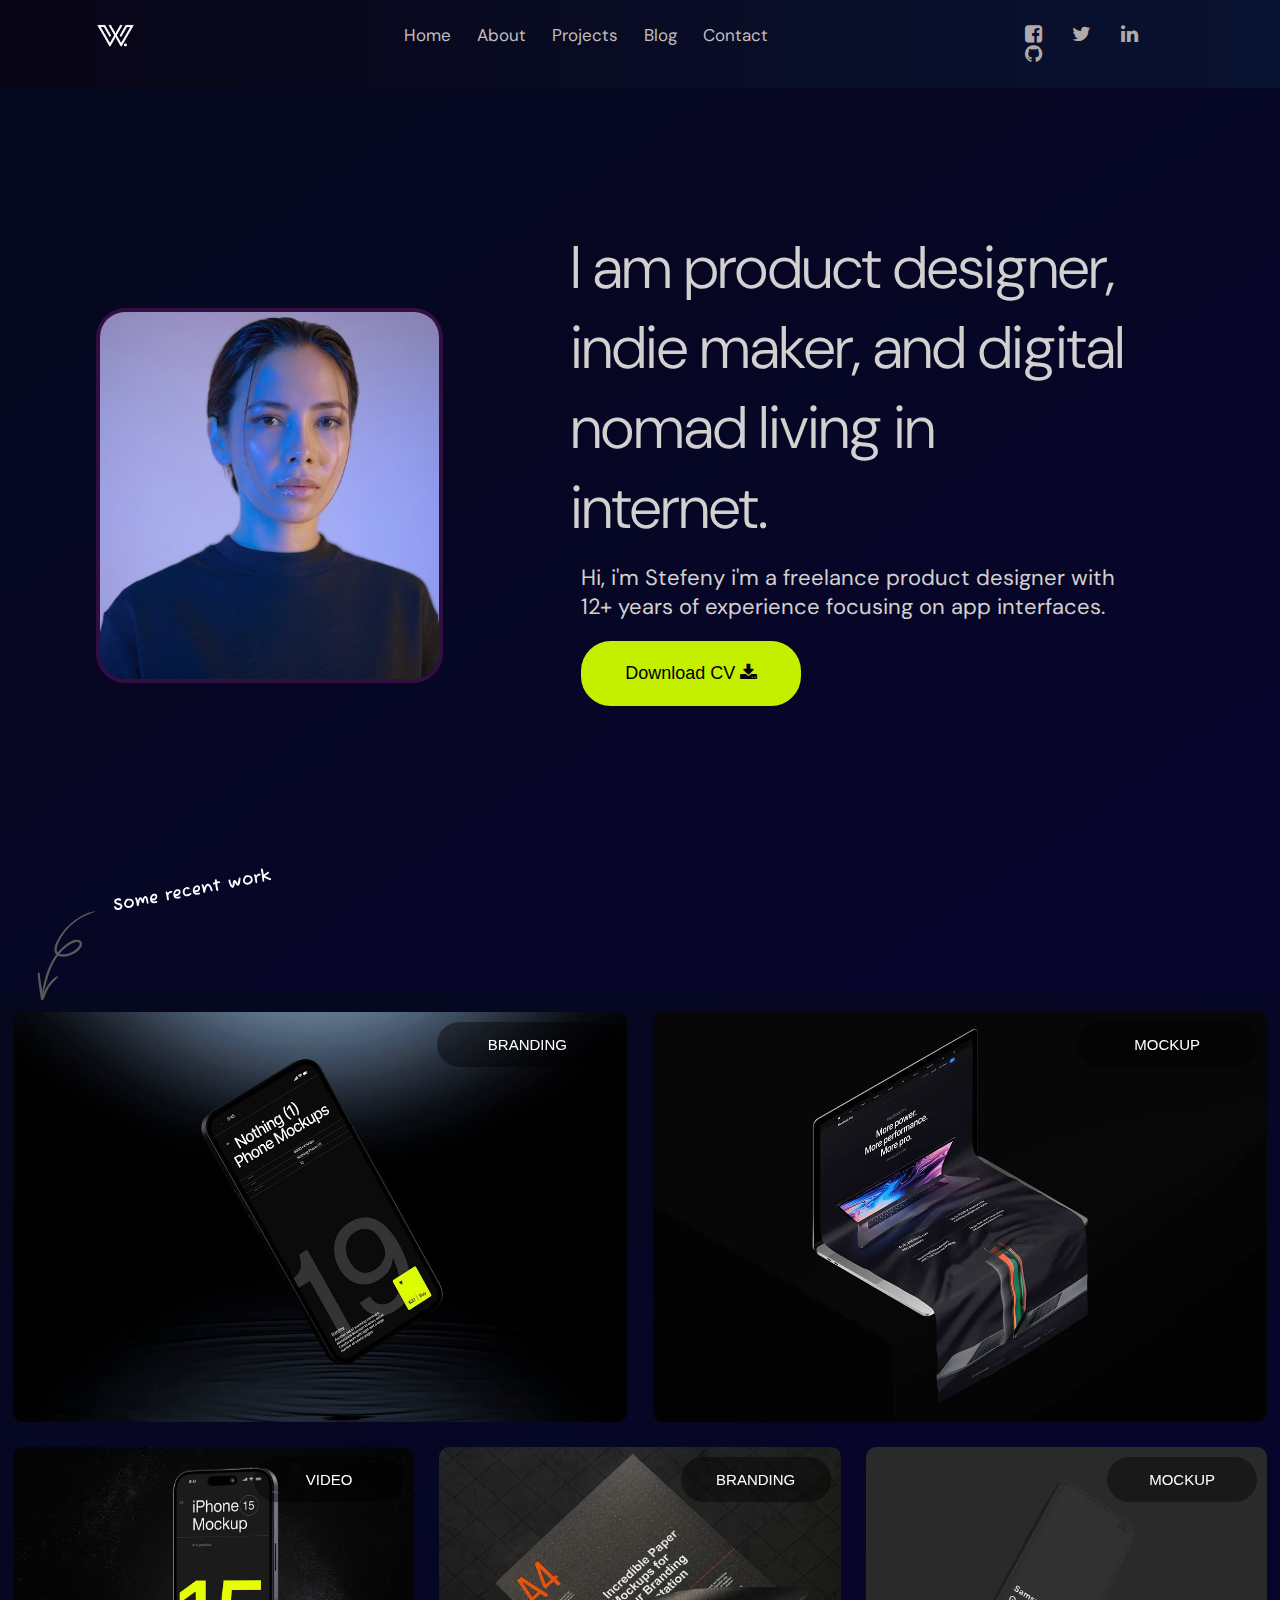
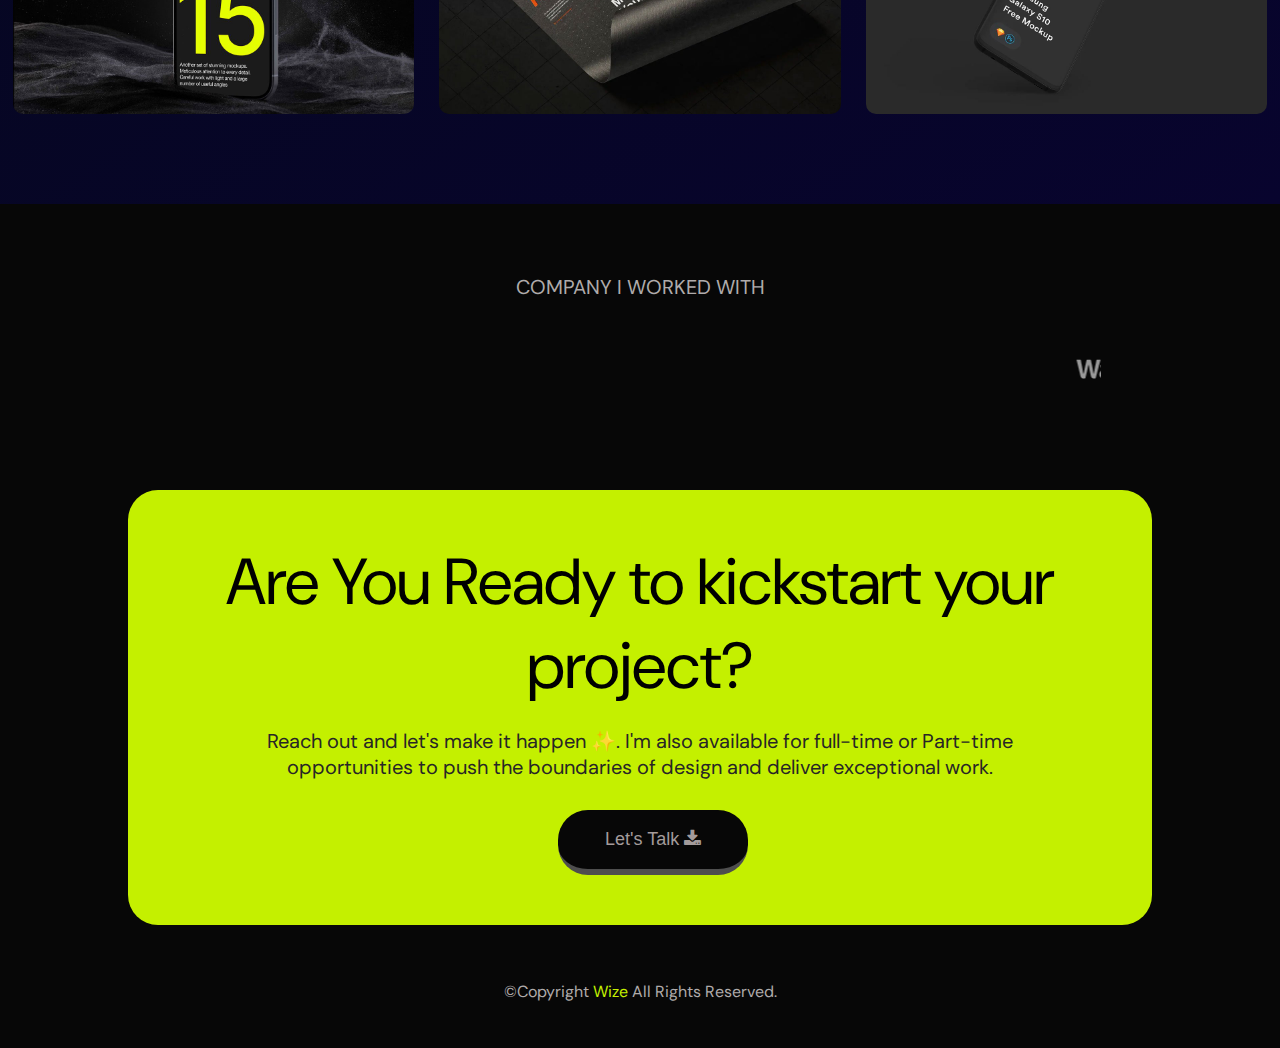
<file: index.html>
<!DOCTYPE html>
<html lang="en">
<head>
    <meta charset="UTF-8">
    <meta name="viewport" content="width=device-width, initial-scale=1.0">
    <title>wize-index</title>
    <link rel="icon" href="images/favicon.png">

    <link rel="preconnect" href="https://fonts.googleapis.com">
<link rel="preconnect" href="https://fonts.gstatic.com" crossorigin>
<link href="https://fonts.googleapis.com/css2?family=DM+Sans:ital,opsz,wght@0,9..40,100..1000;1,9..40,100..1000&display=swap" rel="stylesheet">

<link rel="stylesheet" href="css/style.css">
<link rel="stylesheet" href="css/font-awesome.css">

</head>
<body>

<!-- navv bar section  -->

<div class="navbarmain">
    <div class="nav-bar-mid">
        <div class="nav-left">
            <img src="images/logos/logo.png">
        </div>
        <div class="nav-mid">
            <ul>
                <li><a href="index.html">Home</a></li>
                <li><a href="about.html">About</a></li>
                <li><a href="project.html">Projects</a></li>
                <li><a href="blog.html">Blog</a></li>
                <li><a href="contact.html">Contact</a></li>
            </ul>


        </div>
        <div class="nav-right">
            <a href="#"><i class="fa fa-facebook-square"></i></a>
            <a href="#"><i class="fa fa-twitter"></i></a>
            <a href="#"><i class="fa fa-linkedin"></i></a>
            <a href="#"><i class="fa fa-github  github"></i></a>
        </div>
    </div>
</div>


<div class="slider-main">

    <div class="slide-mid">
        <div class="slide-left">

            <div class="slide-left-img">

                <img src="images/about/me.jpg" alt="">

            </div>

        </div>
        <div class="slide-right">

            <h1>
                I am product designer, indie maker, and digital nomad living in  <br>internet.
              
            </h1>
            <p>Hi, i'm Stefeny i'm a freelance product designer with 12+ years of experience focusing on app interfaces.</p>

            <button class="cv-btn">Download CV <i class="fa fa-download" aria-hidden="true"></i></button>

        </div>
    </div>

    <div class="custom-img">

        <img src="images/custom/work-scribble.svg">

    </div>

   
</div>


<div class="project-main">
    <div class="project-mid">
        
        <div class="project-left">

            <button class="img-btn">BRANDING</button>

            <div class="project-shodow">   
                
            <a href="#">
                <h2>
                    Glasses of Cocktail
                </h2>
            </a>
            
            </div>
            
            <img src="images/projects/work1.jpg">
            
        </div>

        <div class="project-right">
            <button class="img-btn">MOCKUP</button>
            <div class="project-shodow">   
                
                <a href="#">
                    <h2>
                        Glasses of Cocktail
                    </h2>
                </a>
                
                </div>
                
                <img src="images/projects/work2.jpg">
                
            </div>




            <div class="project-down-box">
                <button class="img-btn DOWN-BTN">VIDEO</button>

                <div class="project-shodow down-project-shadow">   
                
                    <a href="#">
                        <h2>
                            Glasses of Cocktail
                        </h2>
                    </a>
                    
                    </div>

                <img src="images/projects/work3.jpg">
            </div>
            <div class="project-down-box bottom-gap">
                <button class="img-btn DOWN-BTN">BRANDING</button>
                <div class="project-shodow down-project-shadow">   
                
                    <a href="#">
                        <h2>
                            Glasses of Cocktail
                        </h2>
                    </a>
                    
                    </div>
                <img src="images/projects/work4.jpg">
            </div>
            <div class="project-down-box bottom-gap">

                <button class="img-btn DOWN-BTN">MOCKUP</button>

                <div class="project-shodow down-project-shadow">   
                
                    <a href="#">
                        <h2>
                            Glasses of Cocktail
                        </h2>
                    </a>
                    
                    </div>
                <img src="images/projects/work5.jpg">
            </div>

        </div>



    </div>
</div>


<!-- company work with  -->

<div class="company-main">
    <div class="heading">
        <p>COMPANY I WORKED WITH</p>
    </div>
    <div class="company-mid">

        <marquee direction="left" width="95%" height="50px">
            <div class="brand-box">
                <img src="images/client-logos/partner1.png">
            </div>
            <div class="brand-box">
                <img src="images/client-logos/partner2.png">
            </div>
            <div class="brand-box">
                <img src="images/client-logos/partner3.png">
            </div>
            <div class="brand-box">
                <img src="images/client-logos/partner4.png">
            </div>
            <div class="brand-box">
                   
            <img src="images/client-logos/partner5.png">
            </div>
           
           
        
        
        </marquee>

    </div>
</div>


<!-- foorer section  -->

<div class="footer-main">
    <div class="footer-mid">
        <h1>Are You Ready to kickstart your project?</h1>

        <p>Reach out and let's make it happen ✨. I'm also available for full-time or Part-time opportunities to push the boundaries of design and deliver exceptional work.</p>

        <button class="footer-btn"> Let's Talk <i class="fa fa-download"></i></button>

    </div>
</div>
<div class="footer-bottom">
    <div class="footer-bottom-mid">
        <p>©Copyright <a href="#">Wize</a>  All Rights Reserved.</p>

    </div>
</div>

<!-- scroll top btn  -->

<button class="scroll-top" onclick="topFunction()" id="myBtn"> <i class="fa fa-arrow-up"></i></button>
    

<script>
   
let mybutton = document.getElementById("myBtn");


window.onscroll = function() {scrollFunction()};

function scrollFunction() {
  if (document.body.scrollTop > 20 || document.documentElement.scrollTop > 20) {
    mybutton.style.opacity= "1" ;
  } else {
    mybutton.style.opacity = "0";
  }
}


function topFunction() {
  document.body.scrollTop = 0;
  document.documentElement.scrollTop = 0;
}
</script>
</body>
</html>
</file>
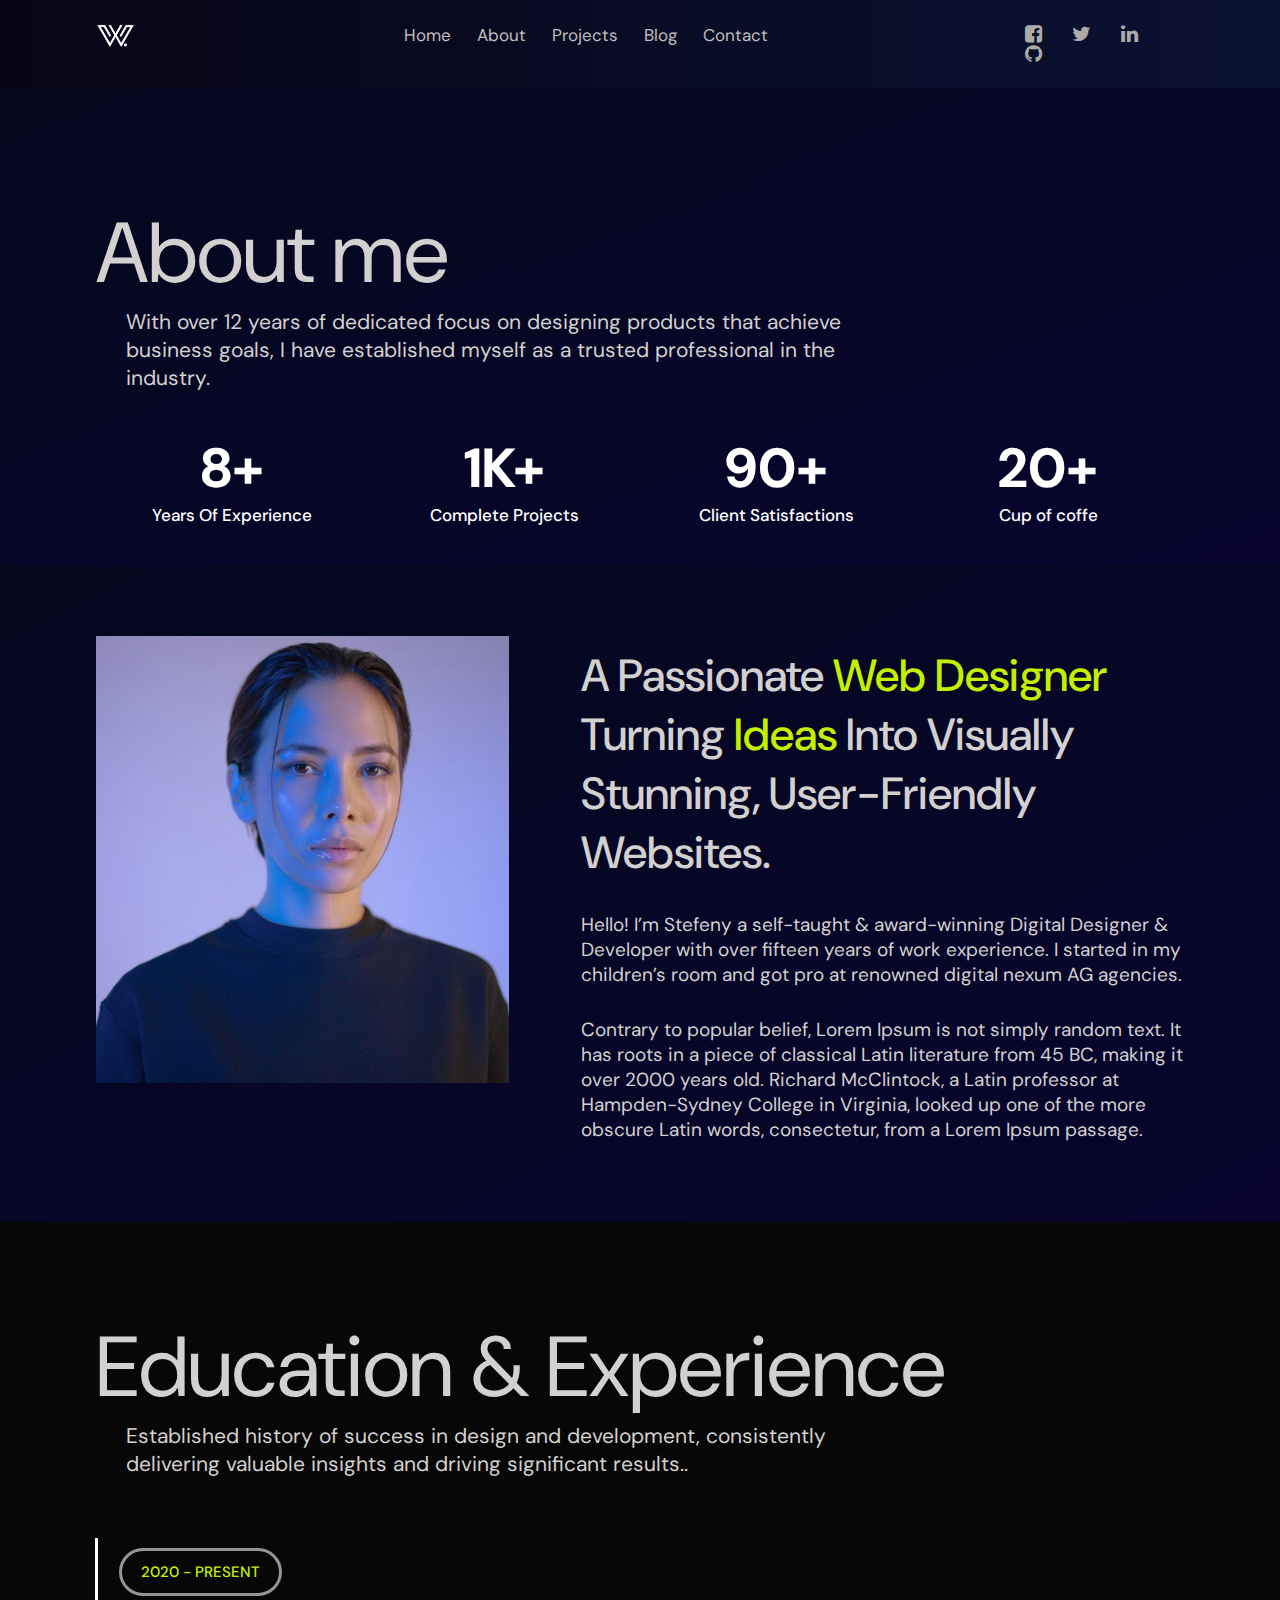
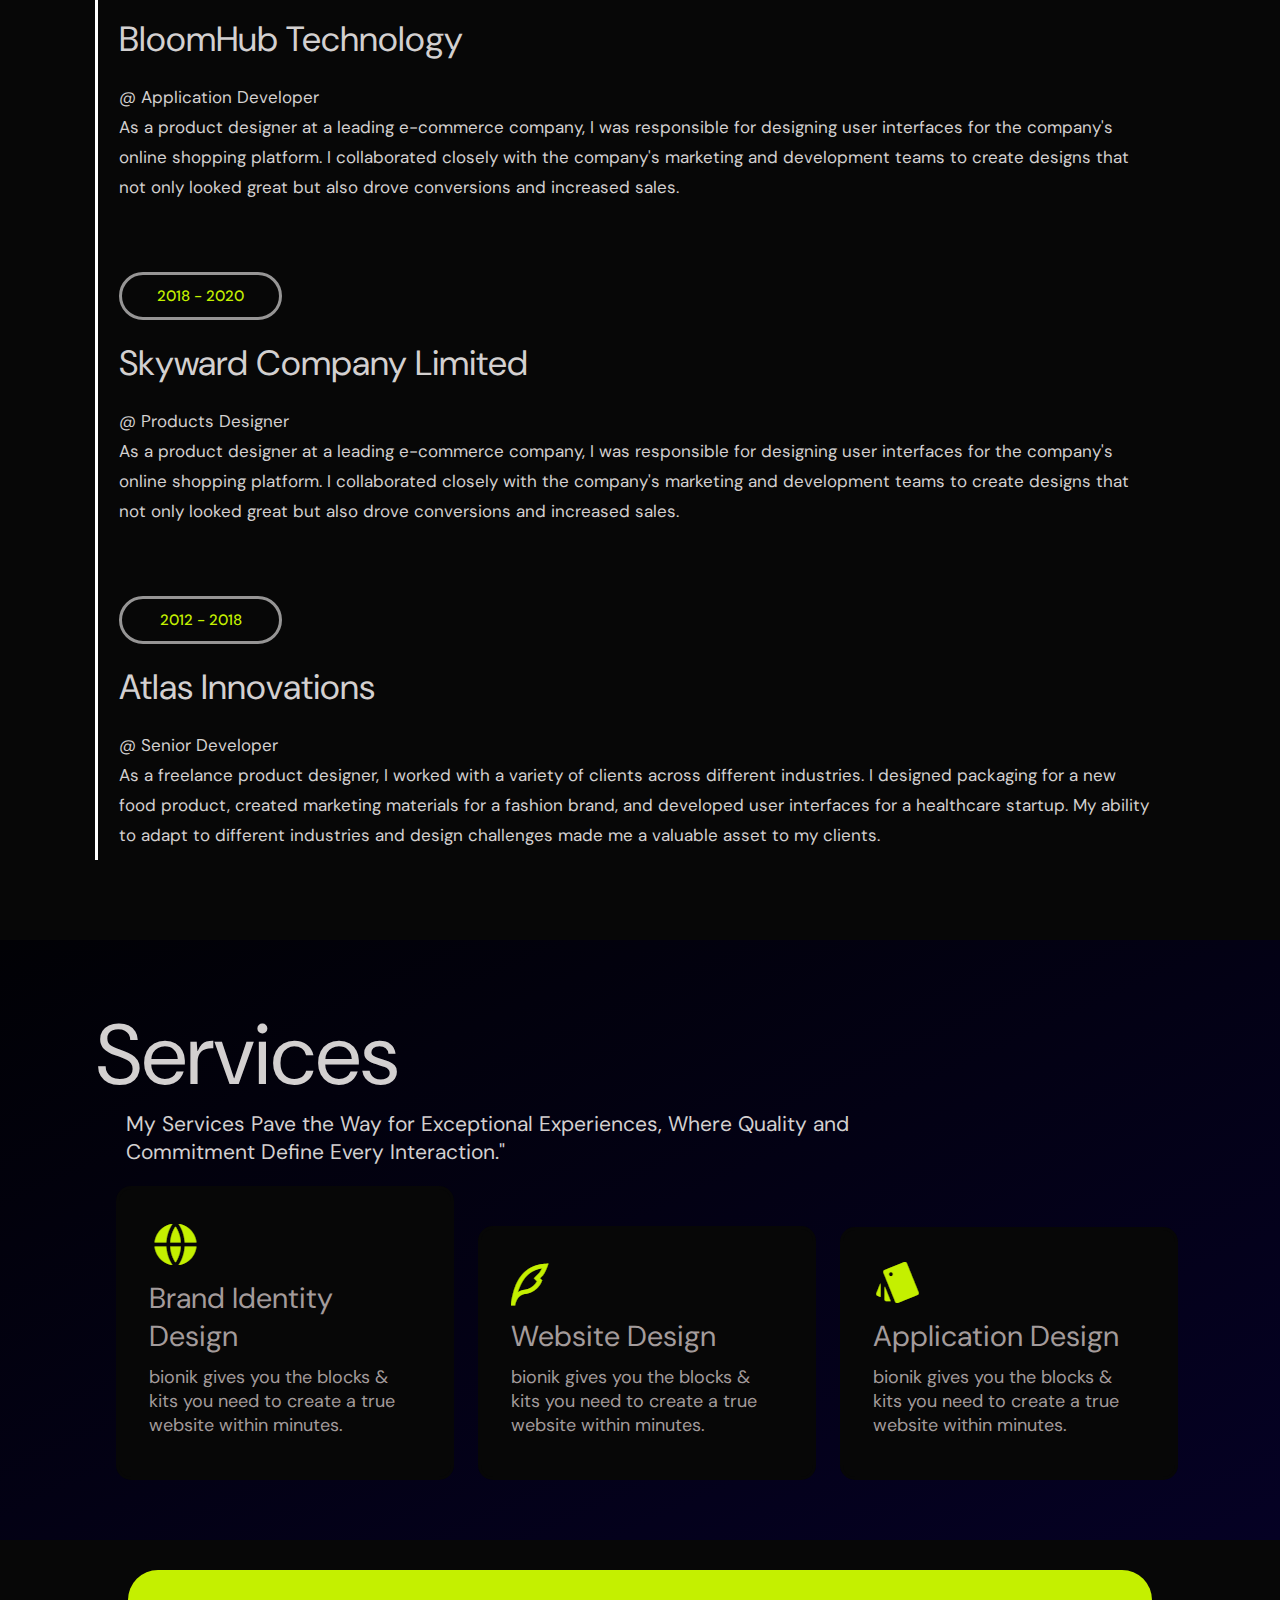
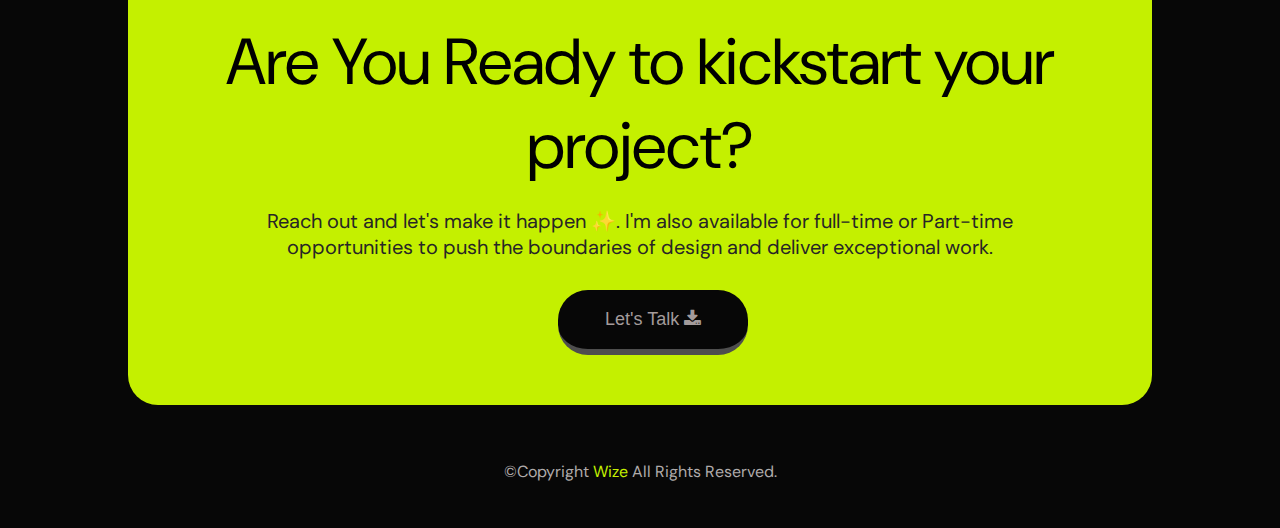
<file: about.html>
<!DOCTYPE html>
<html lang="en">
<head>
    <meta charset="UTF-8">
    <meta name="viewport" content="width=device-width, initial-scale=1.0">
    <title>Wize-About</title>

    <link rel="icon" href="images/favicon.png">

    <link rel="preconnect" href="https://fonts.googleapis.com">
<link rel="preconnect" href="https://fonts.gstatic.com" crossorigin>
<link href="https://fonts.googleapis.com/css2?family=DM+Sans:ital,opsz,wght@0,9..40,100..1000;1,9..40,100..1000&display=swap" rel="stylesheet">

<link rel="stylesheet" href="css/style.css">
<link rel="stylesheet" href="css/font-awesome.css">

</head>
<body>

<!-- navv bar section  -->

<div class="navbarmain">
    <div class="nav-bar-mid">
        <div class="nav-left">
            <img src="images/logos/logo.png">
        </div>
        <div class="nav-mid">
            <ul>
                <li><a href="index.html">Home</a></li>
                <li><a href="about.html">About</a></li>
                <li><a href="project.html">Projects</a></li>
                <li><a href="blog.html">Blog</a></li>
                <li><a href="contact.html">Contact</a></li>
            </ul>


        </div>
        <div class="nav-right">
            <a href="#"><i class="fa fa-facebook-square"></i></a>
            <a href="#"><i class="fa fa-twitter"></i></a>
            <a href="#"><i class="fa fa-linkedin"></i></a>
            <a href="#"><i class="fa fa-github  github"></i></a>
        </div>
    </div>
</div>


<!-- about  -->

<div class="about-main">
    <div class="about-mid">
        <h1>About me</h1>
        <p>With over 12 years of dedicated focus on designing products that achieve <br> business goals, I have established myself as a trusted professional in the  <br>industry.</p>
         
        <div class="progress-main">
            <div class="progress-box">
                <h1>8+</h1>
                <p>Years Of Experience</p>
            </div>
            <div class="progress-box">
                <h1>1K+</h1>
                <p>Complete Projects</p>
            </div>
            <div class="progress-box">
                <h1>90+</h1>
                <p>Client Satisfactions</p>
            </div>
            <div class="progress-box">
                <h1>20+</h1>
                <p>Cup of coffe</p>
            </div>
        </div>
    </div>
</div>


 <div class="about-more">
    <div class="about-more-mid">
        <div class="about-more-left">
            
                <img src="images/about/me.jpg">
            
        </div>
        <div class="about-more-right">
            <h1>A Passionate <span>Web Designer</span>  <br> Turning <span>Ideas</span>  Into Visually <br>Stunning, User-Friendly <br> Websites.</h1>
            <p>Hello! I’m Stefeny a self-taught & award-winning Digital Designer & Developer with over fifteen years of work experience. I started in my children’s room and got pro at renowned digital nexum AG agencies.</p>
            
            <p>Contrary to popular belief, Lorem Ipsum is not simply random text. It has roots in a piece of classical Latin literature from 45 BC, making it over 2000 years old. Richard McClintock, a Latin professor at Hampden-Sydney College in Virginia, looked up one of the more obscure Latin words, consectetur, from a Lorem Ipsum passage.</p>
        </div>

    </div>
 </div>


 <!-- education and experience  -->

 <div class="education-main">
    <div class="about-mid">
        <h1>Education & Experience</h1>
        <p>Established history of success in design and development, consistently  <br>delivering valuable insights and driving significant results..</p>
         
 </div>
 <div class="education-mid">
    <div class="qualification-box">
        <div class="present">
            <p>2020 - PRESENT</p>
        </div>
        <h2>BloomHub Technology</h2>
        <p>@ Application Developer <br>
            As a product designer at a leading e-commerce company, I was responsible for designing user interfaces for the company's <br> online shopping platform. I collaborated closely with the company's marketing and development teams to create designs that <br> not only looked great but also drove conversions and increased sales.</p>
    </div>
    <div class="qualification-box">

        <div class="present">
            <p>2018 - 2020</p>
        </div>
        <h2>Skyward Company Limited</h2>
        <p>@ Products Designer <br>
            As a product designer at a leading e-commerce company, I was responsible for designing user interfaces for the company's <br> online shopping platform. I collaborated closely with the company's marketing and development teams to create designs that <br> not only looked great but also drove conversions and increased sales.</p>


    </div>
    <div class="qualification-box">


        <div class="present">
            <p>2012 - 2018</p>
        </div>
        <h2>Atlas Innovations</h2>
        <p>@ Senior Developer <br>
            As a freelance product designer, I worked with a variety of clients across different industries. I designed packaging for a new  <br>food product, created marketing materials for a fashion brand, and developed user interfaces for a healthcare startup. My ability  <br>to adapt to different industries and design challenges made me a valuable asset to my clients.</p>

    </div>
 </div>
 </div>


 <!-- service section  -->


 <div class="service-main">
    <div class="about-mid">
        <h1>Services</h1>
        <p>My Services Pave the Way for Exceptional Experiences, Where Quality and  <br>Commitment Define Every Interaction."</p>


         
 </div>

 <div class="service-main-box">
    <div class="service-box">
        <img src="images/1.PNG">
       <h3>Brand Identity Design</h3>
       <p>bionik gives you the blocks & kits you need to create a true website within minutes.</p>
    </div>
    <div class="service-box">
        <img src="images/2.PNG">
        <h3>Website Design</h3>
        <p>bionik gives you the blocks & kits you need to create a true website within minutes.</p>
    </div>
    <div class="service-box">
        <img src="images/3.PNG">
        <h3>Application Design</h3>
        <p>bionik gives you the blocks & kits you need to create a true website within minutes.</p>
    </div>
 </div>
    
 </div>



 <!-- foorer section  -->

<div class="footer-main">
    <div class="footer-mid">
        <h1>Are You Ready to kickstart your project?</h1>

        <p>Reach out and let's make it happen ✨. I'm also available for full-time or Part-time opportunities to push the boundaries of design and deliver exceptional work.</p>

        <button class="footer-btn"> Let's Talk <i class="fa fa-download"></i></button>

    </div>
</div>
<div class="footer-bottom">
    <div class="footer-bottom-mid">
        <p>©Copyright <a href="#">Wize</a>  All Rights Reserved.</p>

    </div>
</div>

<!-- scroll top btn  -->

<button class="scroll-top" onclick="topFunction()" id="myBtn"> <i class="fa fa-arrow-up"></i></button>
    

<script>
   
let mybutton = document.getElementById("myBtn");


window.onscroll = function() {scrollFunction()};

function scrollFunction() {
  if (document.body.scrollTop > 20 || document.documentElement.scrollTop > 20) {
    mybutton.style.opacity= "1" ;
  } else {
    mybutton.style.opacity = "0";
  }
}


function topFunction() {
  document.body.scrollTop = 0;
  document.documentElement.scrollTop = 0;
}
</script>
</body>
</html>
</file>
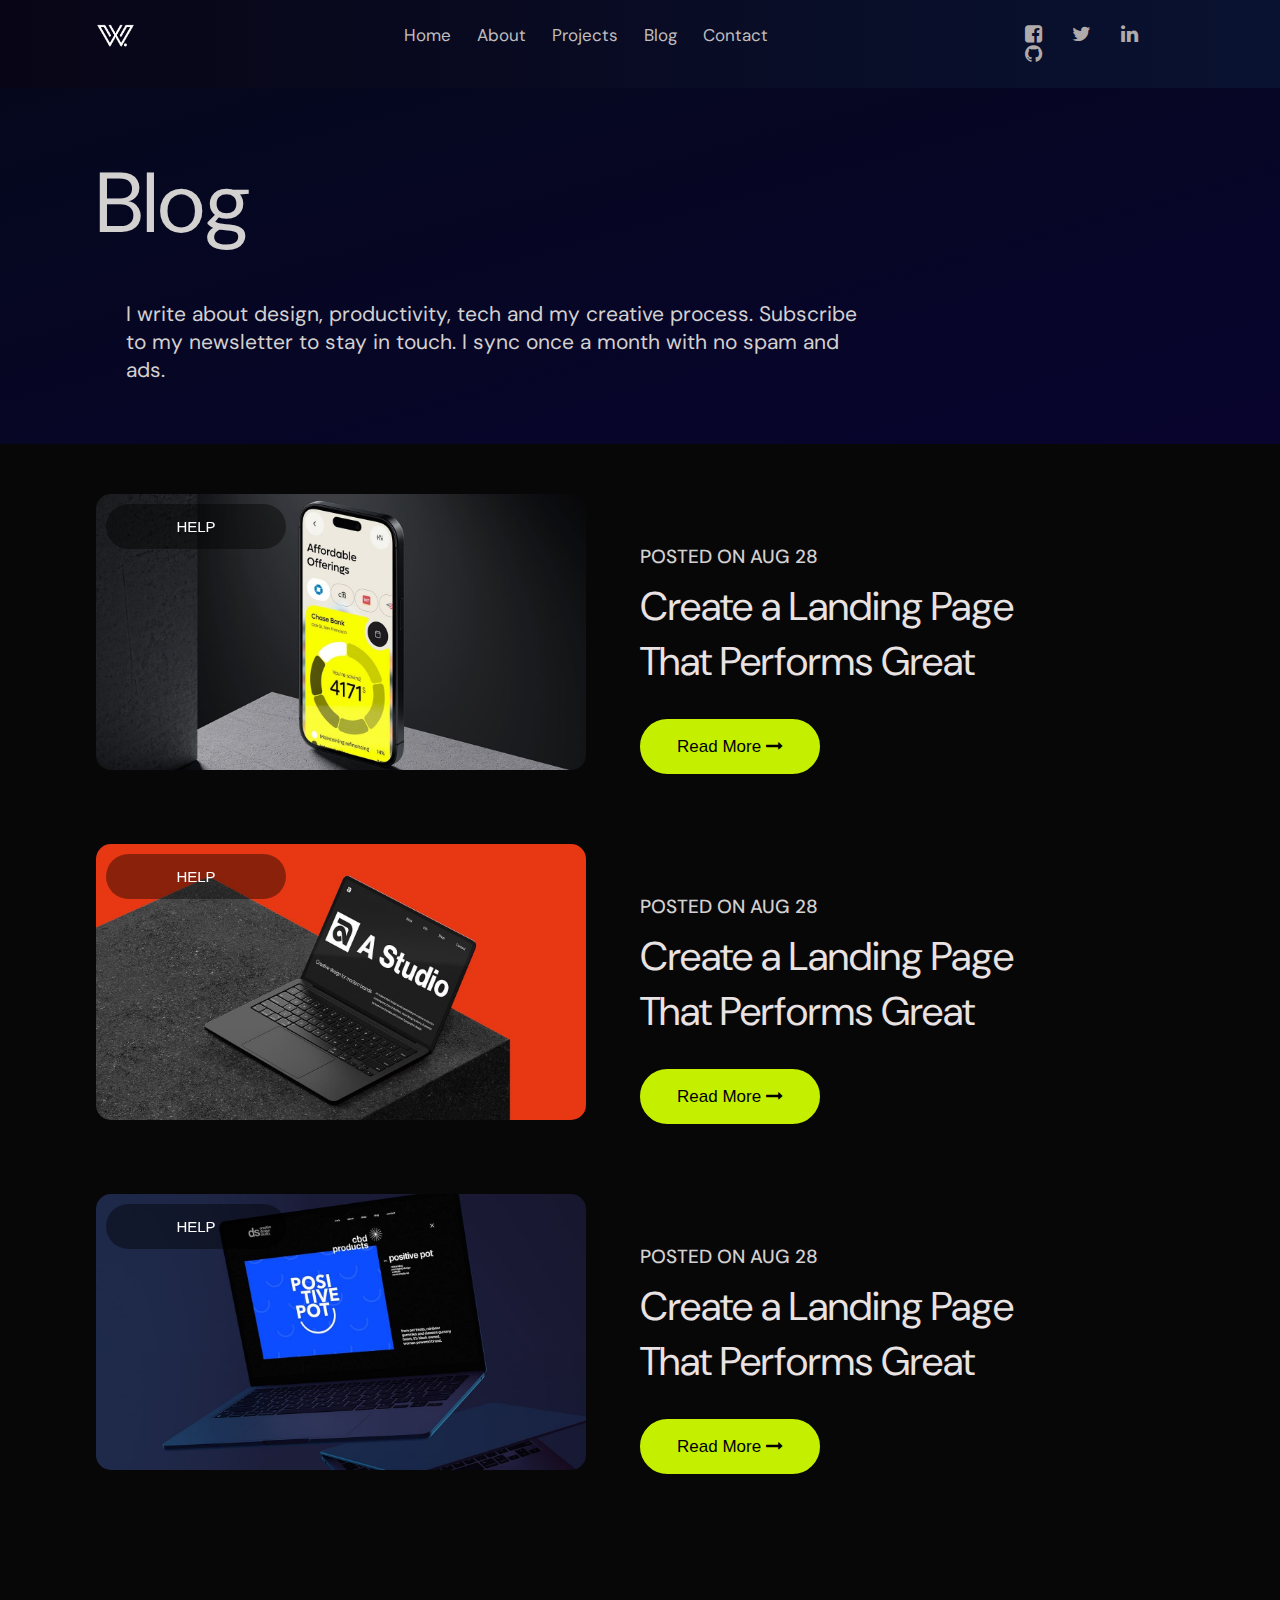
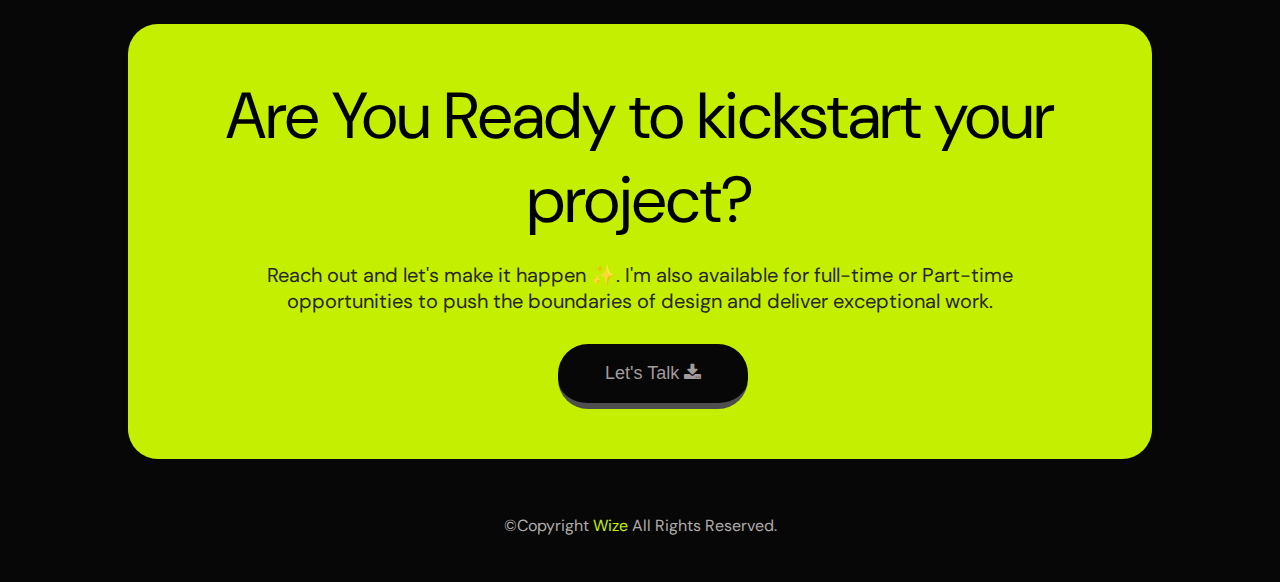
<file: blog.html>
<!DOCTYPE html>
<html lang="en">

<head>
    <meta charset="UTF-8">
    <meta name="viewport" content="width=device-width, initial-scale=1.0">
    <title>Wize-blog</title>

    <link rel="icon" href="images/favicon.png">

    <link rel="preconnect" href="https://fonts.googleapis.com">
    <link rel="preconnect" href="https://fonts.gstatic.com" crossorigin>
    <link
        href="https://fonts.googleapis.com/css2?family=DM+Sans:ital,opsz,wght@0,9..40,100..1000;1,9..40,100..1000&display=swap"
        rel="stylesheet">

    <link rel="stylesheet" href="css/style.css">
    <link rel="stylesheet" href="css/font-awesome.css">

</head>

<body>

    <!-- navv bar section  -->

    <div class="navbarmain">
        <div class="nav-bar-mid">
            <div class="nav-left">
                <img src="images/logos/logo.png">
            </div>
            <div class="nav-mid">
                <ul>
                    <li><a href="index.html">Home</a></li>
                    <li><a href="about.html">About</a></li>
                    <li><a href="project.html">Projects</a></li>
                    <li><a href="blog.html">Blog</a></li>
                    <li><a href="contact.html">Contact</a></li>
                </ul>


            </div>
            <div class="nav-right">
                <a href="#"><i class="fa fa-facebook-square"></i></a>
                <a href="#"><i class="fa fa-twitter"></i></a>
                <a href="#"><i class="fa fa-linkedin"></i></a>
                <a href="#"><i class="fa fa-github  github"></i></a>
            </div>
        </div>
    </div>


    <!-- about  -->

    <div class="about-main blogg">
        <div class="about-mid">
            <h1>Blog</h1>
            <br><br>
            <p>I write about design, productivity, tech and my creative process. Subscribe <br>to my newsletter to stay
                in touch. I sync once a month with no spam and <br>ads.</p>


        </div>
    </div>

    <div class="blog-box-main">
        <div class="blog-box-one">
            <div class="blog-left">
                <button class="img-btn blog-img-btn">HELP</button>
                <div class="blog-shadow">



                </div>
                <img src="images/blog/blog1.jpg">
            </div>
            <div class="blog-right">
                <p>POSTED ON AUG 28</p>
                <h2><a href="#">Create a Landing Page <br>
                    That Performs Great</a></h2>
                <button class="read-more">Read More <i class="fa fa-long-arrow-right"></i></button>
            </div>
        </div>



        <div class="blog-box-one">
            <div class="blog-left">
                <button class="img-btn blog-img-btn">HELP</button>
                <div class="blog-shadow">



                </div>
                <img src="images/blog/blog2.jpg">
            </div>
            <div class="blog-right">
                <p>POSTED ON AUG 28</p>
                <h2><a href="#">Create a Landing Page <br>
                    That Performs Great</a></h2>
                <button class="read-more">Read More <i class="fa fa-long-arrow-right"></i></button>
            </div>
        </div>




        <div class="blog-box-one">
            <div class="blog-left">
                <button class="img-btn blog-img-btn">HELP</button>
                <div class="blog-shadow">



                </div>
                <img src="images/blog/blog3.jpg">
            </div>
            <div class="blog-right">
                <p>POSTED ON AUG 28</p>
                <h2><a href="#">Create a Landing Page <br>
                    That Performs Great</a></h2>
                <button class="read-more">Read More <i class="fa fa-long-arrow-right"></i></button>
            </div>
        </div>



    </div>



    <!-- foorer section  -->

<div class="footer-main">
    <div class="footer-mid">
        <h1>Are You Ready to kickstart your project?</h1>

        <p>Reach out and let's make it happen ✨. I'm also available for full-time or Part-time opportunities to push the boundaries of design and deliver exceptional work.</p>

        <button class="footer-btn"> Let's Talk <i class="fa fa-download"></i></button>

    </div>
</div>
<div class="footer-bottom">
    <div class="footer-bottom-mid">
        <p>©Copyright <a href="#">Wize</a>  All Rights Reserved.</p>

    </div>
</div>

<!-- scroll top btn  -->

<button class="scroll-top" onclick="topFunction()" id="myBtn"> <i class="fa fa-arrow-up"></i></button>
    

<script>
   
let mybutton = document.getElementById("myBtn");


window.onscroll = function() {scrollFunction()};

function scrollFunction() {
  if (document.body.scrollTop > 20 || document.documentElement.scrollTop > 20) {
    mybutton.style.opacity= "1" ;
  } else {
    mybutton.style.opacity = "0";
  }
}


function topFunction() {
  document.body.scrollTop = 0;
  document.documentElement.scrollTop = 0;
}
</script>
</body>
</html>
</file>
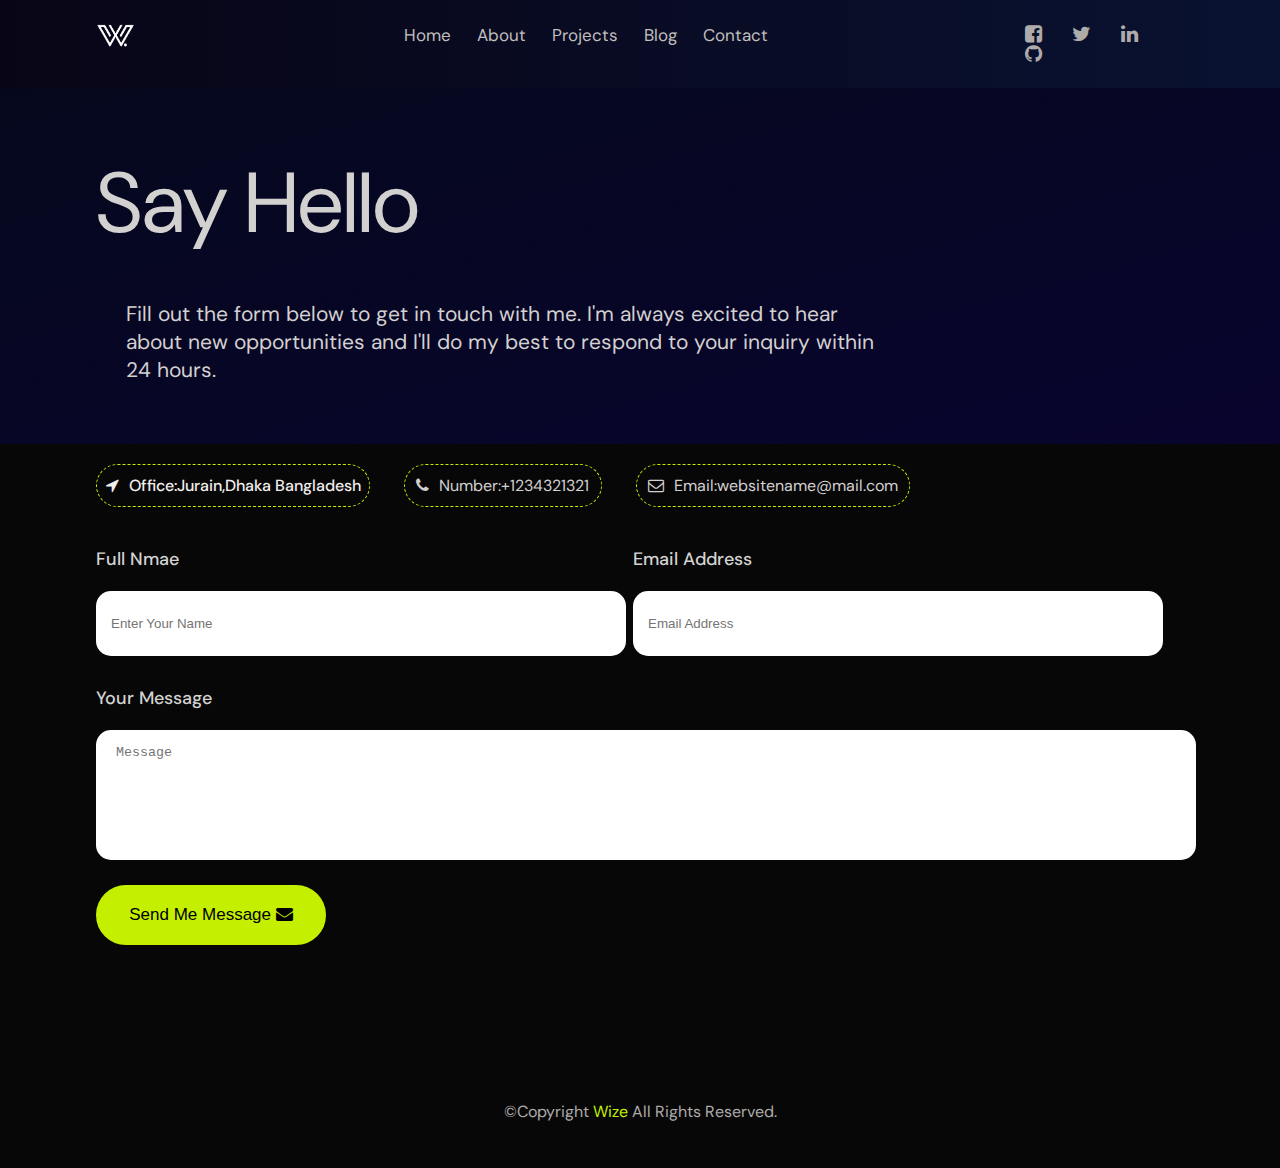
<file: contact.html>
<!DOCTYPE html>
<html lang="en">

<head>
    <meta charset="UTF-8">
    <meta name="viewport" content="width=device-width, initial-scale=1.0">
    <title>Wize-contact</title>

    <link rel="icon" href="images/favicon.png">

    <link rel="preconnect" href="https://fonts.googleapis.com">
    <link rel="preconnect" href="https://fonts.gstatic.com" crossorigin>
    <link
        href="https://fonts.googleapis.com/css2?family=DM+Sans:ital,opsz,wght@0,9..40,100..1000;1,9..40,100..1000&display=swap"
        rel="stylesheet">

    <link rel="stylesheet" href="css/style.css">
    <link rel="stylesheet" href="css/font-awesome.css">

</head>

<body>

    <!-- navv bar section  -->

    <div class="navbarmain">
        <div class="nav-bar-mid">
            <div class="nav-left">
                <img src="images/logos/logo.png">
            </div>
            <div class="nav-mid">
                <ul>
                    <li><a href="index.html">Home</a></li>
                    <li><a href="about.html">About</a></li>
                    <li><a href="project.html">Projects</a></li>
                    <li><a href="blog.html">Blog</a></li>
                    <li><a href="contact.html">Contact</a></li>
                </ul>

            </div>
            <div class="nav-right">
                <a href="#"><i class="fa fa-facebook-square"></i></a>
                <a href="#"><i class="fa fa-twitter"></i></a>
                <a href="#"><i class="fa fa-linkedin"></i></a>
                <a href="#"><i class="fa fa-github  github"></i></a>
            </div>
        </div>
    </div>


    <!-- about  -->

    <div class="about-main blogg">
        <div class="about-mid">
            <h1>Say Hello</h1>
            <br><br>
            <p>Fill out the form below to get in touch with me. I'm always excited to hear <br> about new opportunities and I'll do my best to respond to your inquiry within <br> 24 hours.</p>


        </div>
    </div>


    <div class="contact-form-main">
        <div class="contact-top">

            <div class="address">
                <p> <i class="fa fa-location-arrow"></i>Office:Jurain,Dhaka Bangladesh</p>
            </div>
            <div class="number">
                <p> <i class="fa fa-phone"></i>Number:+1234321321</p>
            </div>
            <div class="mail">
                <p> <i class="fa fa-envelope-o"></i>Email:websitename@mail.com</p>
            </div>

        </div>
    </div>


    <div class="form-of-contact">
        <div class="form-of-contact-mid">
            <form action="">

                <div class="form-left">
                    <label for="name">Full Nmae</label> <br> 
                    <input type="text" placeholder="Enter Your Name" class="name"> 
                </div>
              

                <div class="form-right">
                    <label for="name">Email Address</label>  <br>
                    <input type="text" placeholder="Email Address" class="name"> <br>

                </div>
               

                <label for="name">Your Message</label> <br>

                <textarea class="message"  placeholder="Message"></textarea>

                <button class="send-mess"> Send Me Message <i class="fa fa-envelope"></i> </button>

            </form>

        </div>
    </div>


    <div class="footer-bottom">
        <div class="footer-bottom-mid">
            <p>©Copyright <a href="#">Wize</a>  All Rights Reserved.</p>
    
        </div>
    </div>
    
    <!-- scroll top btn  -->
    
    <button class="scroll-top" onclick="topFunction()" id="myBtn"> <i class="fa fa-arrow-up"></i></button>
        
    
    <script>
       
    let mybutton = document.getElementById("myBtn");
    
    
    window.onscroll = function() {scrollFunction()};
    
    function scrollFunction() {
      if (document.body.scrollTop > 20 || document.documentElement.scrollTop > 20) {
        mybutton.style.opacity= "1" ;
      } else {
        mybutton.style.opacity = "0";
      }
    }
    
    
    function topFunction() {
      document.body.scrollTop = 0;
      document.documentElement.scrollTop = 0;
    }
    </script>
    </body>
    </html>
</file>
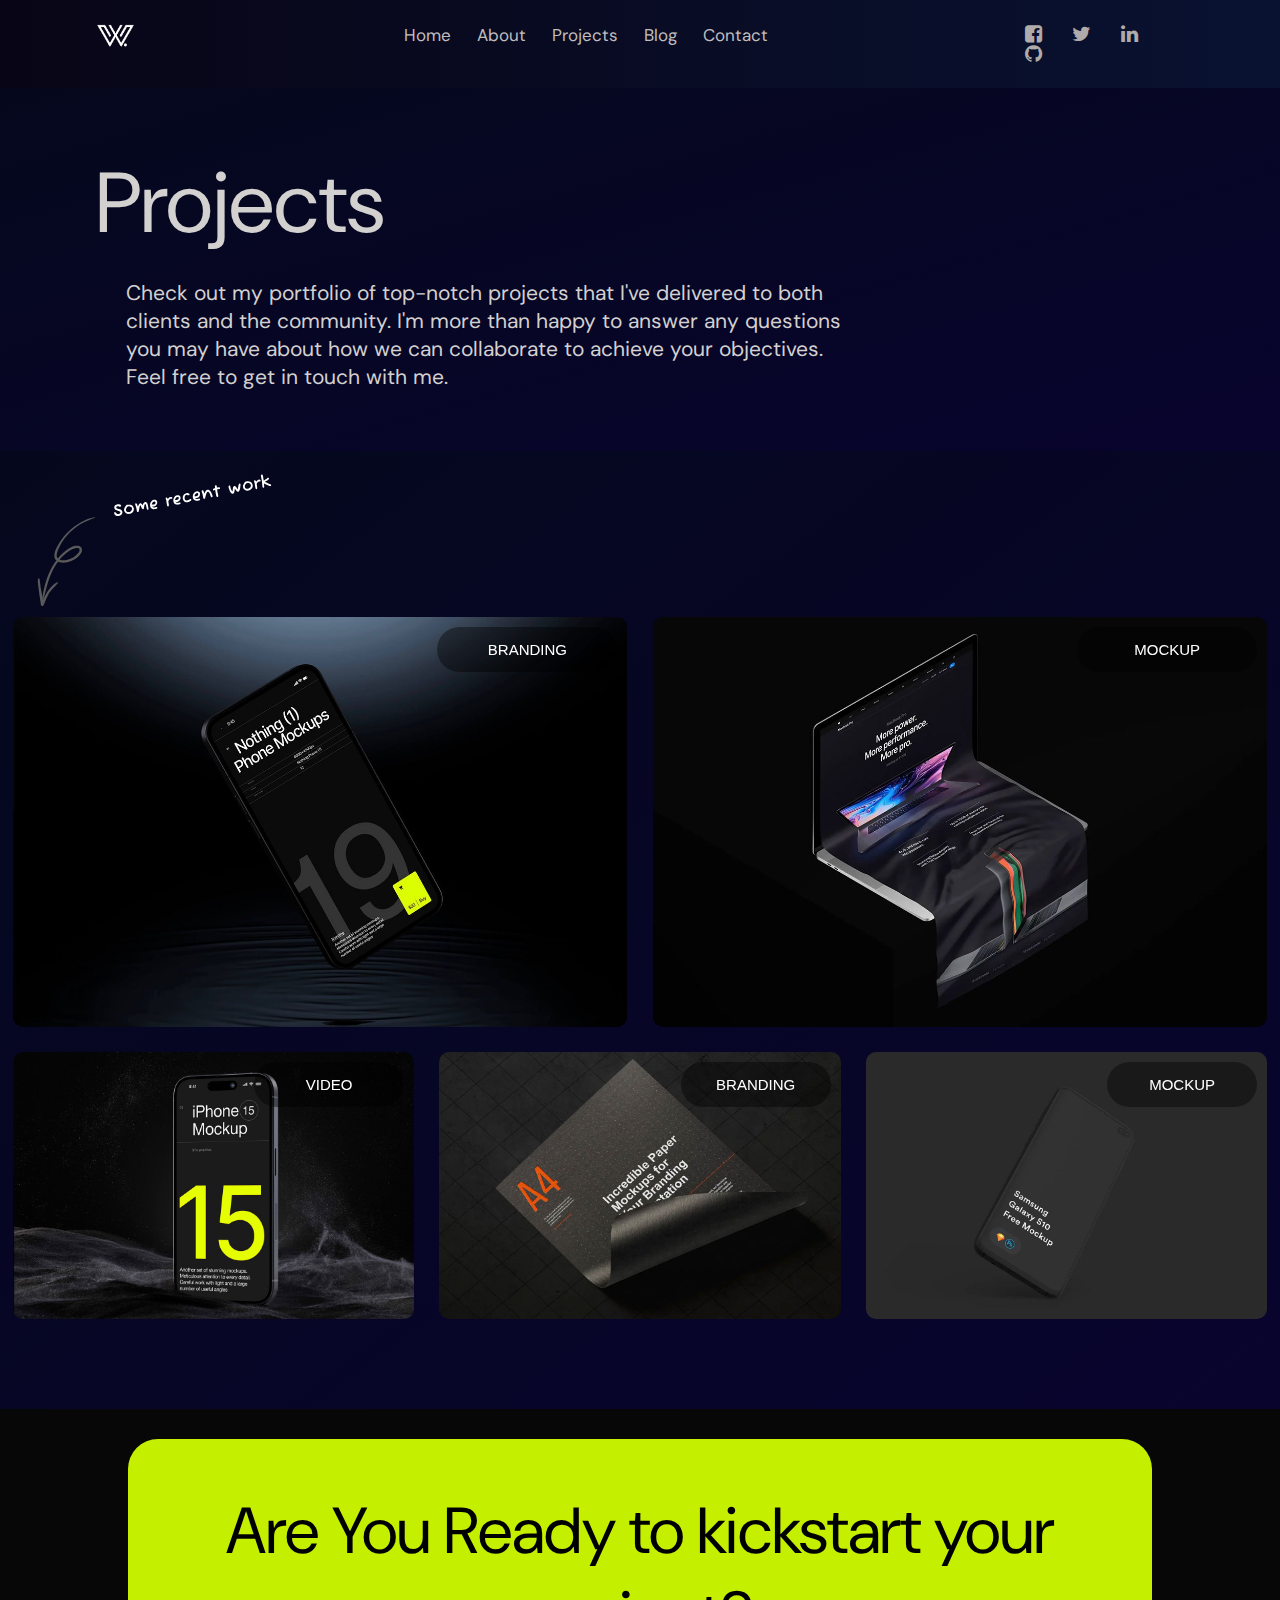
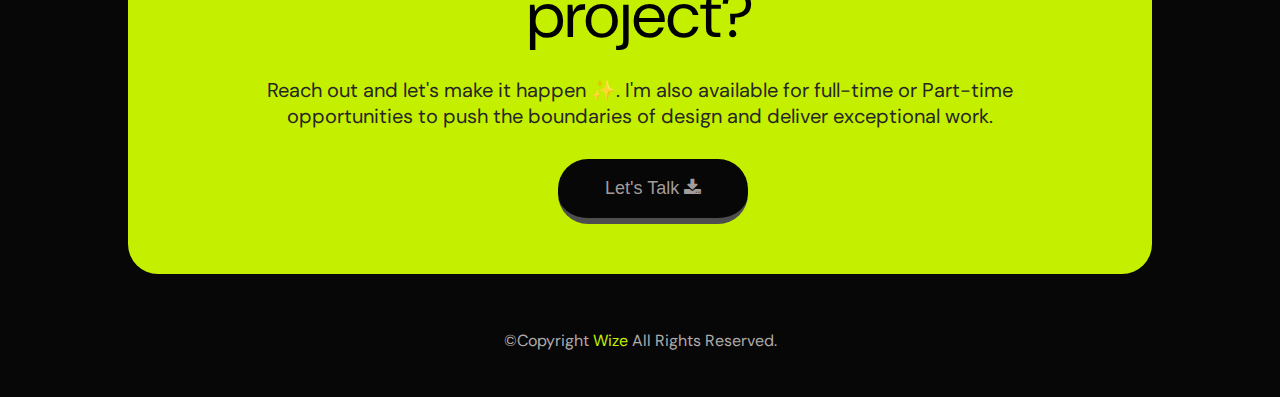
<file: project.html>
<!DOCTYPE html>
<html lang="en">
<head>
    <meta charset="UTF-8">
    <meta name="viewport" content="width=device-width, initial-scale=1.0">
    <title>Wize-project</title>

    <link rel="icon" href="images/favicon.png">

    <link rel="preconnect" href="https://fonts.googleapis.com">
<link rel="preconnect" href="https://fonts.gstatic.com" crossorigin>
<link href="https://fonts.googleapis.com/css2?family=DM+Sans:ital,opsz,wght@0,9..40,100..1000;1,9..40,100..1000&display=swap" rel="stylesheet">

<link rel="stylesheet" href="css/style.css">
<link rel="stylesheet" href="css/font-awesome.css">

</head>
<body>

<!-- navv bar section  -->

<div class="navbarmain">
    <div class="nav-bar-mid">
        <div class="nav-left">
            <img src="images/logos/logo.png">
        </div>
        <div class="nav-mid">
            <ul>
                <li><a href="index.html">Home</a></li>
                <li><a href="about.html">About</a></li>
                <li><a href="project.html">Projects</a></li>
                <li><a href="blog.html">Blog</a></li>
                <li><a href="contact.html">Contact</a></li>
            </ul>


        </div>
        <div class="nav-right">
            <a href="#"><i class="fa fa-facebook-square"></i></a>
            <a href="#"><i class="fa fa-twitter"></i></a>
            <a href="#"><i class="fa fa-linkedin"></i></a>
            <a href="#"><i class="fa fa-github  github"></i></a>
        </div>
    </div>
</div>


<!-- about  -->

<div class="about-main about-project">
    <div class="about-mid">
        <h1>Projects</h1> <br>
        <p>Check out my portfolio of top-notch projects that I've delivered to both  <br>clients and the community. I'm more than happy to answer any questions <br> you may have about how we can collaborate to achieve your objectives. <br>Feel free to get in touch with me. </p>
         
      
    </div>

</div>




<div class="project-main">
    <div class="custom-img coustom-img-project">

        <img src="images/custom/work-scribble.svg">

    </div>
    <div class="project-mid">
        
        <div class="project-left">

            <button class="img-btn">BRANDING</button>

            <div class="project-shodow">   
                
            <a href="#">
                <h2>
                    Glasses of Cocktail
                </h2>
            </a>
            
            </div>
            
            <img src="images/projects/work1.jpg">
            
        </div>

        <div class="project-right">
            <button class="img-btn">MOCKUP</button>
            <div class="project-shodow">   
                
                <a href="#">
                    <h2>
                        Glasses of Cocktail
                    </h2>
                </a>
                
                </div>
                
                <img src="images/projects/work2.jpg">
                
            </div>




            <div class="project-down-box">
                <button class="img-btn DOWN-BTN">VIDEO</button>

                <div class="project-shodow down-project-shadow">   
                
                    <a href="#">
                        <h2>
                            Glasses of Cocktail
                        </h2>
                    </a>
                    
                    </div>

                <img src="images/projects/work3.jpg">
            </div>
            <div class="project-down-box bottom-gap">
                <button class="img-btn DOWN-BTN">BRANDING</button>
                <div class="project-shodow down-project-shadow">   
                
                    <a href="#">
                        <h2>
                            Glasses of Cocktail
                        </h2>
                    </a>
                    
                    </div>
                <img src="images/projects/work4.jpg">
            </div>
            <div class="project-down-box bottom-gap">

                <button class="img-btn DOWN-BTN">MOCKUP</button>

                <div class="project-shodow down-project-shadow">   
                
                    <a href="#">
                        <h2>
                            Glasses of Cocktail
                        </h2>
                    </a>
                    
                    </div>
                <img src="images/projects/work5.jpg">
            </div>

        </div>



    </div>
</div>


<!-- foorer section  -->

<div class="footer-main">
    <div class="footer-mid">
        <h1>Are You Ready to kickstart your project?</h1>

        <p>Reach out and let's make it happen ✨. I'm also available for full-time or Part-time opportunities to push the boundaries of design and deliver exceptional work.</p>

        <button class="footer-btn"> Let's Talk <i class="fa fa-download"></i></button>

    </div>
</div>
<div class="footer-bottom">
    <div class="footer-bottom-mid">
        <p>©Copyright <a href="#">Wize</a>  All Rights Reserved.</p>

    </div>
</div>

<!-- scroll top btn  -->

<button class="scroll-top" onclick="topFunction()" id="myBtn"> <i class="fa fa-arrow-up"></i></button>
    

<script>
   
let mybutton = document.getElementById("myBtn");


window.onscroll = function() {scrollFunction()};

function scrollFunction() {
  if (document.body.scrollTop > 20 || document.documentElement.scrollTop > 20) {
    mybutton.style.opacity= "1" ;
  } else {
    mybutton.style.opacity = "0";
  }
}


function topFunction() {
  document.body.scrollTop = 0;
  document.documentElement.scrollTop = 0;
}
</script>
</body>
</html>
</file>
<file: css/style.css>
body {
    margin: 0px;
    padding: 0px;
    font-family: "DM Sans", sans-serif;
}

.navbarmain {
    width: 100%;
    padding: 14px 0px;
    background-color: red;
    position: sticky;
    top: 0px;
    z-index: 111;
    background-image: linear-gradient(to right, rgb(8, 5, 22), rgb(9, 18, 49));

}

.nav-bar-mid {
    width: 85%;
    /* padding: 10px 0px; */
    /* background-color: greenyellow; */
    margin: auto;
    font-size: 0px;
}

.nav-left {
    width: 20%;
    padding: 10px 0px;
    display: inline-block;
    /* background-color: red; */
}

.nav-left img {
    width: 18%;
}

.nav-mid {
    width: 50%;
    display: inline-block;
    /* background-color: brown; */
    /* padding:10px 0px; */
    vertical-align: top;
    padding: 10px 0px;
}

.nav-mid ul {
    margin: 0px;
    padding: 0px;
    text-align: center;
}

.nav-mid ul li {
    display: inline-block;
    list-style-type: none;
    padding: 0px 13px;
}

.nav-mid ul li a {
    font-size: 17px;
    text-decoration: none;
    padding: 10px 0px;
    color: #c0bebe;
    transition: all .3s;
}

.nav-mid ul li a:hover {
    color: #C4F000;
}

.nav-right {
    width: 16%;
    padding: 10px 0px;
    /* background-color: blue; */
    display: inline-block;
    vertical-align: top;
    padding-left: 14%;
}

.nav-right i {
    font-size: 20px;
    color: #afabab;
    padding: 0px 15px;
    transition: all .3s;
}

.github {
    margin: 0px;
    padding-right: 0px !important;
}

.nav-right i:hover {
    color: #C4F000;

}




.slider-main {
    width: 100%;
    padding: 120px 0px;

    background-image: linear-gradient(to bottom right, rgb(5, 8, 29), rgb(8, 4, 46));
}

.slide-mid {
    width: 85%;
    padding: 10px 0px;
    /* background-color: aqua; */
    margin: auto;
    font-size: 0px;
}

.slide-left {

    width: 40%;
    padding: 10px 0px;
    display: inline-block;
    /* background-color: red; */
}

.slide-left-img {
    width: 78%;

    /* background-color: black; */
    border-radius: 30px;
    border: 4px solid #320f40;

}

.slide-left-img img {
    width: 100%;
    border-radius: 25px;
}

.slide-right {
    width: 60%;
    padding: 10px 0px;
    display: inline-block;
    /* background-color: rgb(24, 45, 53); */
}

.slide-right h1 {
    margin: 0px;
    padding: 0px;
    font-size: 60px;
    font-weight: 300;
    color: #d3d0d0;
    padding-left:40px;
    line-height: 80px;
}

.slide-right p {
    margin: 0px;
    padding: 0px;
    font-size: 22px;
    /* margin-right: 50px; */
    color: #d3d0d0;
    padding-left: 50px;
    padding: 15px 50px;
    padding-bottom: 20px;
}

.cv-btn {
    width: 220px;
    height: 65px;
    background-color: #C4F000;
    outline: none;
    font-size: 18px;
    font-weight: 500;
    margin-left: 50px;
    border: 3px solid #C4F000;
    border-radius: 30px;
    transition: all .5s;
}

.cv-btn:hover {
    background-color: transparent;
    border: 3px solid #C4F000;
    color: #fff;
    cursor: pointer;

}

.project-main {
    width: 100%;
    padding: 10px 0px;
    padding-bottom: 80px;
    background-image: linear-gradient(to bottom right, rgb(5, 8, 29), rgb(8, 4, 46));
}

.project-mid {
    width: 98%;
    padding: 10px 0px;
    /* background-image: linear-gradient(to bottom right, rgb(6, 9, 26), rgb(17, 11, 65)); */
    margin: auto;
    font-size: 0px;
}

.project-left {
    width: 49%;
    display: inline-block;
    overflow: hidden;
    position: relative;
}

.project-left img {
    width: 100%;
    border-radius: 10px;
}

.project-left img {
    width: 100%;
    border-radius: 10px;
    transition: transform .5s ease;
}

.project-left img:hover {
    transform: scale(1.1);

}

.project-right {
    width: 49%;
    display: inline-block;
    margin-left: 2%;
    overflow: hidden;
    position: relative;

}

.project-right img {
    width: 100%;
    border-radius: 10px;
    transition: transform .5s ease;
}

.project-right img:hover {
    transform: scale(1.3);

}



.custom-img {
    width: 20%;
    position: relative;
    /* background-color: red; */
    left: 18px;
    top: 137px;
    z-index: 11;
}

.custom-img img {
    width: 100%;
}


.project-shodow {
    width: 100%;
    /* background-color:#c0bebe17; */
    backdrop-filter: blur(3px);
    padding-top: 377px;
    position: absolute;
    z-index: 0;
    vertical-align: center;
    border-radius: 15px;
    opacity: 0;
    visibility: hidden;
    transition: all .5s;
}

.project-shodow a {
    text-decoration: none;
    color: #fff;
    display: inline-block;
    margin-left: 50px;
}

.project-shodow h2 {
    font-size: 35px;
}

.project-left:hover .project-shodow {
    opacity: 11;
    visibility: visible;
    z-index: 1;

}

.project-right:hover .project-shodow {
    opacity: 11;
    visibility: visible;
    z-index: 1;

}

.img-btn {
    width: 180PX;
    height: 45px;
    background-color: #00000067;
    border-radius: 30px;
    outline: none;
    border: none;
    color: #fff;
    font-size: 15px;
    position: absolute;
    top: 10px;
    right: 10px;
    z-index: 111;
}

.project-down-box {
    width: 32%;
    margin-top: 2%;
    display: inline-block;
    border-radius: 10px;
    position: relative;
}

.DOWN-BTN {
    width: 150PX;
}

.project-down-box img {
    width: 100%;
    border-radius: 10px;
}

.bottom-gap {
    margin-left: 2%;
}


.project-down-box:hover .project-shodow {
    opacity: 11;
    visibility: visible;
    z-index: 1;

}

.down-project-shadow {
    padding: 20px 0px;
    padding-top: 200px;
}


.company-main {
    width: 100%;
    padding: 50px 0px;
    background-color: #070707;
}

.heading {
    width: 50%;
    margin: auto;
    padding-bottom: 20px;

}

.heading p {
    font-size: 20px;
    font-weight: 400;
    color: #afabab;
    text-align: center;
}

.company-mid {
    width: 80%;
    padding: 10px 0px;
    margin: auto;
    /* background-color: #C4F000; */
    font-size: 0px;
}

.brand-box {
    width: 20%;
    display: inline-block;
    text-align: center;
}

.footer-main {
    width: 100%;
    padding: 10px 0px;
    background-color: #070707;
    padding-top: 30px;

}

.footer-mid {
    width: 80%;
    padding: 50px 0px;
    background-color: #C4F000;
    margin: auto;
    border-radius: 30px;
}

.footer-mid h1 {
    margin: 0px;
    padding: 0px;
    text-align: center;
    font-size: 65px;
    font-weight: 400;
    padding: 0px 4px;

}

.footer-mid p {
    margin: 0px;
    padding: 0px 0px;
    font-size: 20px;
    text-align: center;
    padding: 0px 83px;
    margin-top: 20px;
    color: #272626;

}

.footer-btn {
    width: 190px;
    height: 65px;
    margin-left: 42%;
    outline: none;
    border: none;
    border-bottom: 6px solid #afafaf6c;
    border-radius: 30px;
    margin-top: 30px;
    font-size: 18px;
    font-weight: 500;
    color: #a39b9b;
    background-color: #070707;
    transition: all .5s;

}

.footer-btn:hover {
    width: 195px;
    height: 68px;
    color: #fff;
    cursor: pointer;
}

.footer-bottom {
    width: 100%;
    padding: 30px 0px;
    background-color: #070707;
}

.footer-bottom-mid {
    width: 40%;
    margin: auto;

}

.footer-bottom-mid p {
    text-align: center;
    font-size: 16px;
    color: #afabab;
}

.footer-bottom-mid a {
    text-decoration: none;
    color: #C4F000;
}



/* scroll btn  */


.scroll-top {
    width: 50px;
    height: 50px;
    border-radius: 50%;
    right: 20px;
    bottom: 20px;
    position: fixed;
    z-index: 99;
    border: 3px solid #ffffff;
    color: #fff;
    background-color: transparent;
    opacity: 0;
    cursor: pointer;
    /* visibility: hidden; */
    transition: .5s;
}



/* about-main  */


.about-main {
    width: 100%;
    padding: 10px 0px;
    padding-top: 100px;
    background-image: linear-gradient(to bottom right, rgb(5, 8, 29), rgb(8, 4, 46));


}

.about-mid {
    width: 85%;
    padding: 10px 0px;
    /* background-color: red; */
    margin: auto;
}

.about-mid h1 {
    font-size: 85px;
    margin: 0px;
    padding: 0px;
    font-weight: 400;
    color: #d3d0d0;
}

.about-mid p {
    margin: 0px;
    padding: 0px;
    font-size: 21px;
    margin-left: 30px;
    font-weight: 400;
    color: #d3d0d0;
}

.progress-main {
    width: 100%;
    padding: 10px 0px;
    /* background-color: brown; */
    font-size: 0px;
}

.progress-box {
    width: 25%;
    padding: 10px 0px;
    /* background-color: #320f40; */
    display: inline-block;
    text-align: center;
    padding-top: 30px;

}

.progress-box h1 {
    margin: 0px;
    padding: 0px;
    font-size:55px;
    font-weight: 800;
    color: #fff;
}

.progress-box p {
    margin: 0px;
    padding: 0px;
    font-size: 17px;
    font-weight: 500;
    color: #fff;
}

.about-more {
    width: 100%;
    padding: 50px 0px;
    background-image: linear-gradient(to bottom right, rgb(5, 8, 29), rgb(8, 4, 46));

}

.about-more-mid {
    width: 85%;
    padding: 10px 0px;
    margin: auto;
    /* background-color: red; */
    font-size: 0px;
}

.about-more-left {
    width: 40%;
    padding: 10px 0px;
    display: inline-block;
}



.about-more-left img {
    width: 95%;

}


.about-more-right {
    width: 60%;
    padding: 20px 0px;
    display: inline-block;
    vertical-align: top;
    color: #d3d0d0;

    /* background-color:rgb(146, 28, 140); */
}

.about-more-right h1 {
    font-size: 45px;
    margin: 0px;
    padding: 0px;
    margin-left: 50px;
    font-weight: 500;
}

.about-more-right span {
    color: #C4F000;
}



.about-more-right p {
    margin: 0px;
    padding: 0px;
    font-size: 19px;
    margin-left: 50px;
    padding-top: 30px;
    line-height: 25px;
    font-weight: 400;
}




.education-main {
    width: 100%;
    padding: 80px 0px;
    background-color: #070707;

}

.education-mid {
    width: 85%;
    /* padding: 10px 0px; */
    /* background-color: red; */
    margin: auto;
    border-left: 3px solid #fff;
}

.qualification-box {
    width: 95%;
    padding: 10px 0px;
    /* background-color: plum; */
    margin-top: 50px;
    padding-left: 2%;
}

.present {
    width: 157px;
    padding: 6px 0px;
    border-radius: 50px;
    border: 3px solid #969595;

}

.qualification-box p {
    margin: 0px;
    padding: 0px;
    font-size: 17px;
    line-height: 30px;
    color: #d3d0d0;
}

.present p {
    margin: 0px;
    padding: 0px;
    text-align: center;
    font-size: 15px;
    font-weight: 500;
    color: #C4F000;


}

.qualification-box h2 {
    margin: 0px;
    padding: 20px 0px;
    font-size: 35px;
    font-weight: 400;
    color: #d3d0d0;
}


.service-main {
    width: 100%;
    padding: 50px 0px;
    background-image: linear-gradient(to bottom right, rgb(1, 1, 5), rgb(5, 1, 36));
}

.service-main-box {
    width: 85%;
    padding: 10px 0px;
    margin: auto;
    /* background-color: orange; */
}

.service-box {
    width: 25%;
    padding: 30px 30px;
    background-color: #070707;
    display: inline-block;
    margin-left: 20px;
    border-radius: 15px;
    border: 3px solid #070707;
    transition: all .5s ease-in-out;
}

.service-box h3 {
    margin: 0px;
    padding: 0px;
    font-size: 29px;
    font-weight: 400;
    color: #a39b9b;

}

.service-box p {
    margin: 0px;
    padding: 10px 0px;
    font-size: 18px;
    font-weight: 400;
    color: #a39b9b;

}

.service-box:hover {
    border: 3px solid #C4F000;
}



/* project section  */

.about-project {
    padding: 50px 0px;
}


.coustom-img-project {

    top: 8px;
}

.blogg {
    padding: 50px 0px;
}

.blog-box-main {
    width: 100%;
    padding: 10px 0px;
    padding-bottom: 90px;
    background-color:#070707;
}

.blog-box-one {
    width: 85%;
    padding: 10px 0px;
    margin: auto;
    /* background-color: #320f40; */
    font-size: 0px;
    margin-top: 30px;
}

.blog-left {
    width: 50%;
    display: inline-block;
    position: relative;
}

.blog-left img {
    width: 90%;
    border-radius: 15px;
    position: relative;
}

.blog-img-btn {
    left: 10px;
}

.blog-shadow {
    width: 90%;
    padding: 161px 0px;
    position: absolute;
    z-index: 88;
   backdrop-filter: blur(5px);
    border-radius: 15px;
    opacity: 0;
    visibility: hidden;
    transition: all .5s;

}

.blog-left:hover .blog-shadow{
    opacity: 11;
    visibility: visible;
}
.blog-shadow h2 {
    font-size: 20px;
    margin: 0px;
    padding: 0px;
    margin-left: 50px;

}

.blog-shadow a {
    text-decoration: none;
    color: #a39b9b;
}

.blog-right{
    width: 50%;
    padding: 20px 0px;
    /* background-color: blueviolet; */
    display: inline-block;
    vertical-align: top;
    padding-top: 50px;
}

.blog-right p{
    font-size: 19px;
    font-weight: 500;
    margin: 0px;
    padding: 0px;
    color: #d3d0d0;

}
.blog-right h2{
    font-size: 40px;
    font-weight: 400;
    margin: 0px;
    padding: 10px 0px;
    line-height: 55px;
   
}

.blog-right a{
    text-decoration: none;
    color: #e9e2e2;
}
.read-more{
    width: 180px;
    height: 55px;
    border-radius: 30px;
    outline: none;
    border: 3px solid #C4F000;
    font-size: 17px;
    background-color: #C4F000;
margin-top: 20px;
transition: .5s;

}

.read-more:hover{
    background-color: transparent;
    color: #fff;
    cursor: pointer;
}





/* contact main  */

.contact-form-main{
    width: 100%;
    padding: 10px 0px;
    background-color: #070707;
}



.contact-top{
    width: 85%;
    margin: auto;
    padding: 10px 0px;
    /* background-color: rgb(63, 63, 11); */
}


.address{
    width: 25%;
    padding: 10px 0px;
    border: 1px dashed #C4F000;
    border-radius: 30px;
    display: inline-block;

}

.address p{
    margin: 0px;
    padding: 0px;
    text-align: center;
    font-size: 16px;
    font-weight: 500;
    color: #f3eeee;

}
.address i{
    margin-right: 10px;
}

.number{
    width: 18%;
    padding: 10px 0px;
    border: 1px dashed #C4F000;
    border-radius: 30px;
    display: inline-block;
    margin-left: 30px;
}
.number i{
    margin-right: 10px;
}

.number p{
    margin: 0px;
    padding: 0px;
    text-align: center;
    font-size: 16px;
    font-weight: 500px;
    color: #d3d0d0;
}

.mail{
    width: 25%;
    padding: 10px 0px;
    border: 1px dashed #C4F000;
    border-radius: 30px;
    display: inline-block;
    margin-left: 30px;
}

.mail p{
    margin: 0px;
    padding: 0px;
    text-align: center;
    font-size: 16px;
    font-weight: 500px;
    color: #d3d0d0;
}
.mail i{
    margin-right: 10px;
}

.form-of-contact{
    width: 100%;
    padding: 10px 0px;
    padding-bottom: 100px;
    background-color: #070707;
}


.form-of-contact-mid{
    width: 85%;
    padding: 10px 0px;
    /* background-color: red; */
    margin: auto;
}

.name{
    width: 500px;
    padding: 25px 15px;
    display: inline-block;
    outline: none;
    border: none;
    border-radius: 15px;
    margin-top: 20px;

}
label{
    font-size: 18px;
    font-weight: 500;
    color: #d3d3d2;
    
}
.form-left{
    width: 49%;
    display: inline-block;
    padding-bottom: 30px;
}
.form-right{
    width: 48%;
    display: inline-block;
}

.message{
    width: 1060px;
    height: 100px;
    padding: 15px 20px;
    outline: none;
    border: none;
    border-radius: 15px;
    resize: none;
    margin-top: 20px;

}


.send-mess{
    width:230px;
    height: 60px;
    border: 2px solid #C4F000;
    background-color: #C4F000;
    outline: none;
    border-radius: 30px;
    margin-top: 20px;
    font-size: 17px;
    transition: all .5s ease;
}

.send-mess:hover{
    background-color: transparent;
    color: #d3d0d0;

    cursor: pointer;
}
</file>
